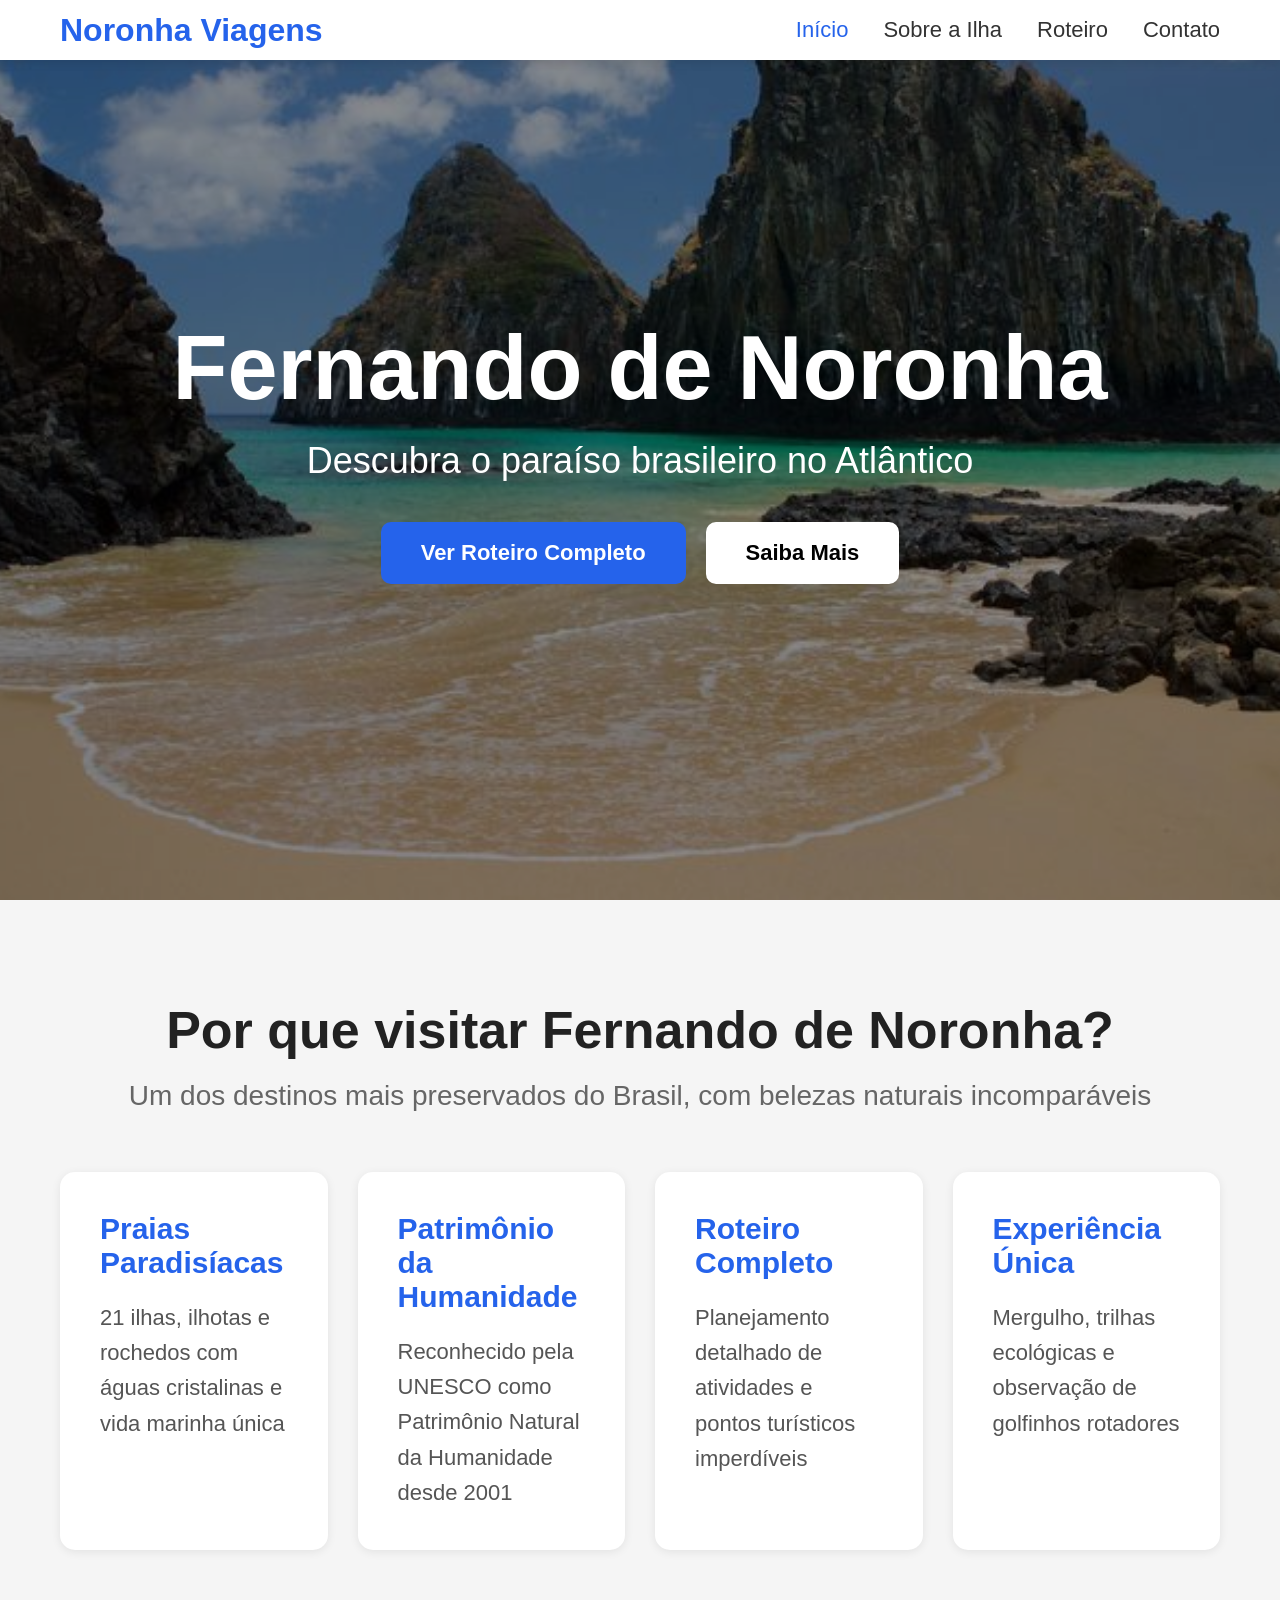
<file: PROJETO 10/index.html>
<!DOCTYPE html>
<html lang="pt-BR">

<head>
  <meta charset="UTF-8">
  <meta name="viewport" content="width=device-width, initial-scale=1.0">
  <title>Noronha Viagens</title>
  <link rel="stylesheet" href="css/style.css">
</head>

<body>

  <header>
    <div class="logo"> Noronha Viagens</div>

    <nav>
      <a href="index.html" class="active">Início</a>
      <a href="pages/sobre.html">Sobre a Ilha</a>
      <a href="pages/roteiro.html">Roteiro</a>
      <a href="pages/contato.html">Contato</a>
    </nav>
  </header>

  <section class="hero">
    <div class="overlay"></div>

    <div class="hero-content">
      <h1>Fernando de Noronha</h1>
      <p>Descubra o paraíso brasileiro no Atlântico</p>

      <div class="buttons">
        <a href="pages/roteiro.html" class="btn primary">Ver Roteiro Completo</a>
        <a href="pages/sobre.html" class="btn secondary">Saiba Mais</a>
      </div>
    </div>
  </section>

  <section class="benefits">
    <h2>Por que visitar Fernando de Noronha?</h2>
    <p class="subtitle">
      Um dos destinos mais preservados do Brasil, com belezas naturais incomparáveis
    </p>

    <div class="cards">

      <div class="card">
        <h3> Praias Paradisíacas</h3>
        <p>21 ilhas, ilhotas e rochedos com águas cristalinas e vida marinha única</p>
      </div>

      <div class="card">
        <h3>Patrimônio da Humanidade</h3>
        <p>Reconhecido pela UNESCO como Patrimônio Natural da Humanidade desde 2001</p>
      </div>

      <div class="card">
        <h3> Roteiro Completo</h3>
        <p>Planejamento detalhado de atividades e pontos turísticos imperdíveis</p>
      </div>

      <div class="card">
        <h3> Experiência Única</h3>
        <p>Mergulho, trilhas ecológicas e observação de golfinhos rotadores</p>
      </div>

    </div>
  </section>

</body>

</html>
</file>
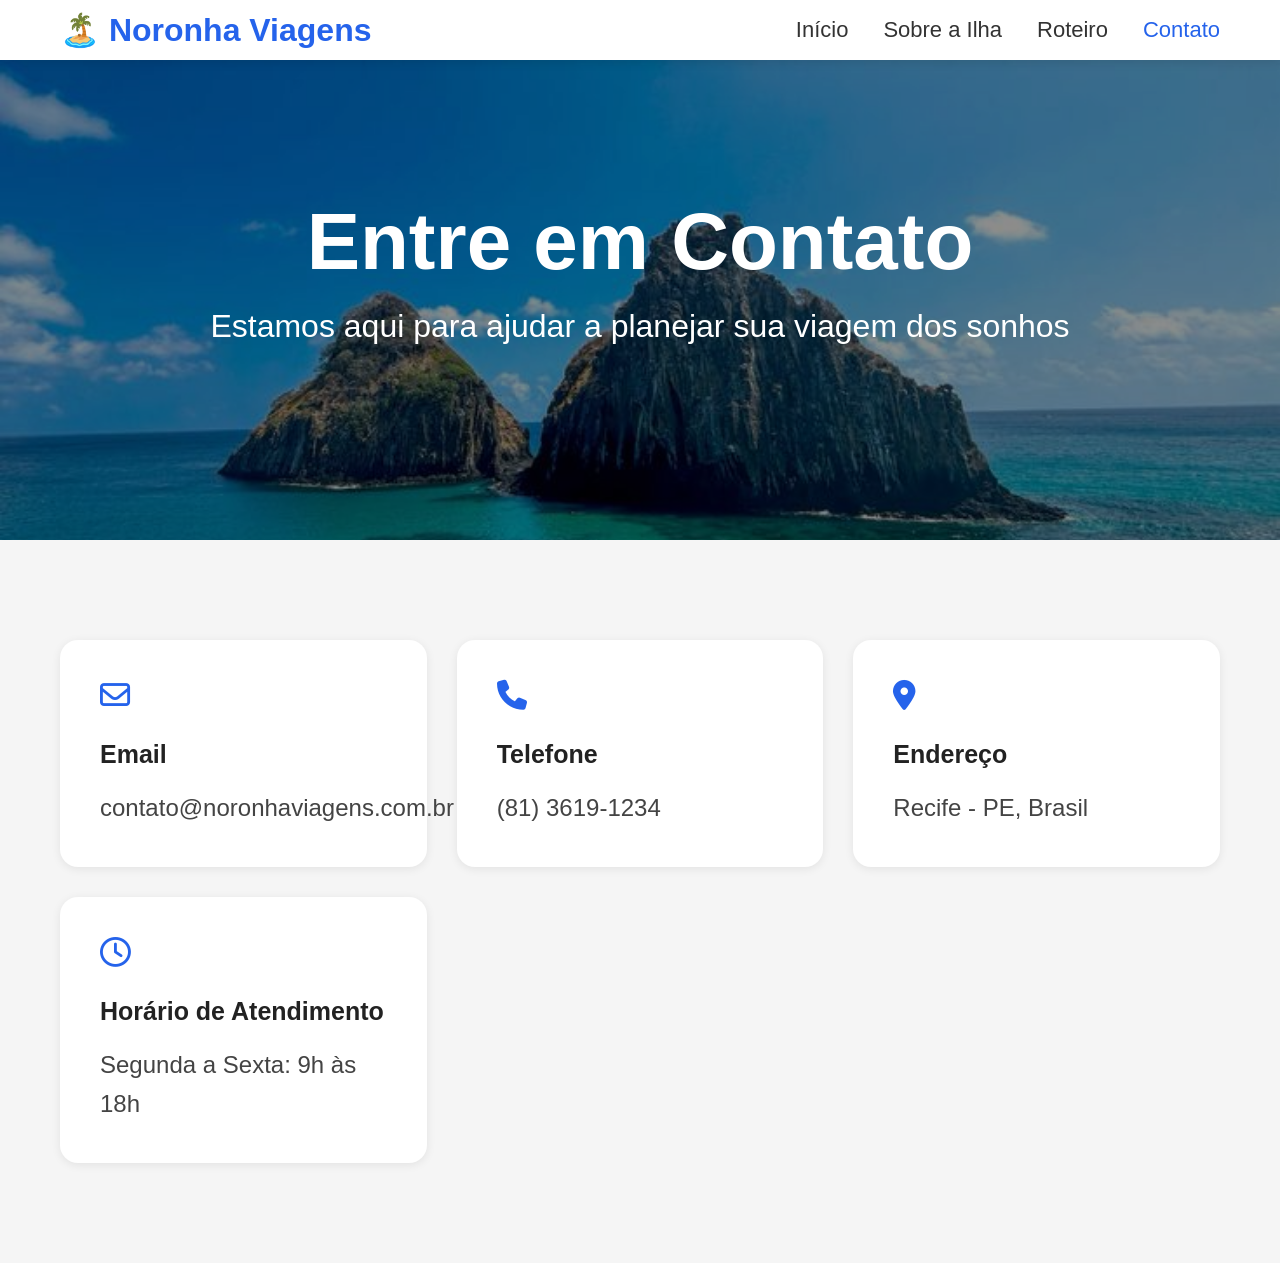
<file: PROJETO 10/pages/contato.html>
<!DOCTYPE html>
<html lang="pt-BR">

<head>
  <meta charset="UTF-8" />
  <meta name="viewport" content="width=device-width, initial-scale=1.0" />
  <title>Contato - Noronha Viagens</title>

  <link rel="stylesheet" href="../css/style.css" />

  <link rel="stylesheet" href="https://cdnjs.cloudflare.com/ajax/libs/font-awesome/6.5.1/css/all.min.css" />
</head>

<body>

  <!-- HEADER -->

  <header>
    <div class="logo">🏝️ Noronha Viagens</div>

    <nav>
      <a href="../index.html">Início</a>
      <a href="sobre.html">Sobre a Ilha</a>
      <a href="roteiro.html">Roteiro</a>
      <a href="contato.html" class="active">Contato</a>
    </nav>
  </header>

  <!-- HERO -->

  <section class="contato-hero">
    <div class="overlay"></div>

    <div class="contato-content">
      <h1>Entre em Contato</h1>
      <p>Estamos aqui para ajudar a planejar sua viagem dos sonhos</p>
    </div>
  </section>

  <!-- CARDS -->

  <section class="contato-cards">

    <div class="contato-card">
      <i class="fa-regular fa-envelope"></i>

      <h3>Email</h3>

      <p>contato@noronhaviagens.com.br</p>
    </div>

    <div class="contato-card">
      <i class="fa-solid fa-phone"></i>

      <h3>Telefone</h3>

      <p>(81) 3619-1234</p>
    </div>

    <div class="contato-card">
      <i class="fa-solid fa-location-dot"></i>

      <h3>Endereço</h3>

      <p>Recife - PE, Brasil</p>
    </div>

    <div class="contato-card">
      <i class="fa-regular fa-clock"></i>

      <h3>Horário de Atendimento</h3>

      <p>Segunda a Sexta: 9h às 18h</p>
    </div>

  </section>

</body>

</html>
</file>
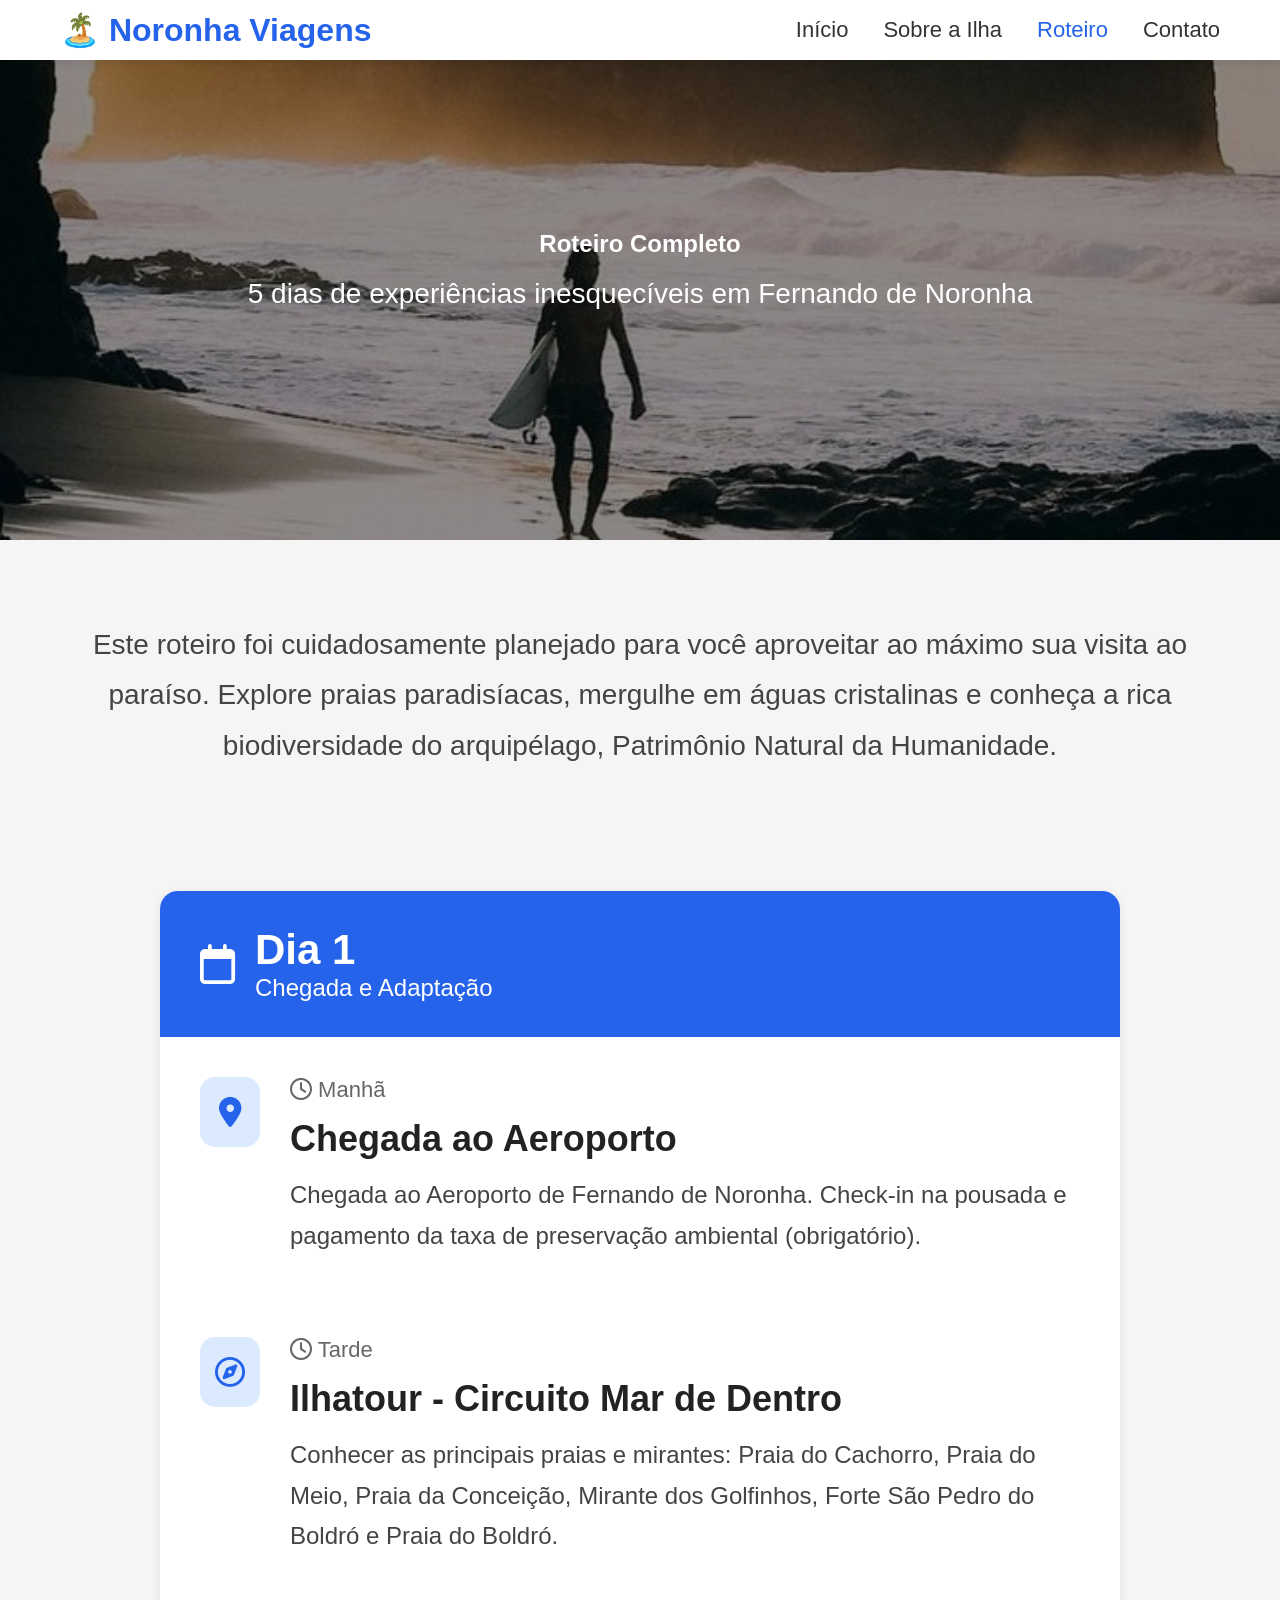
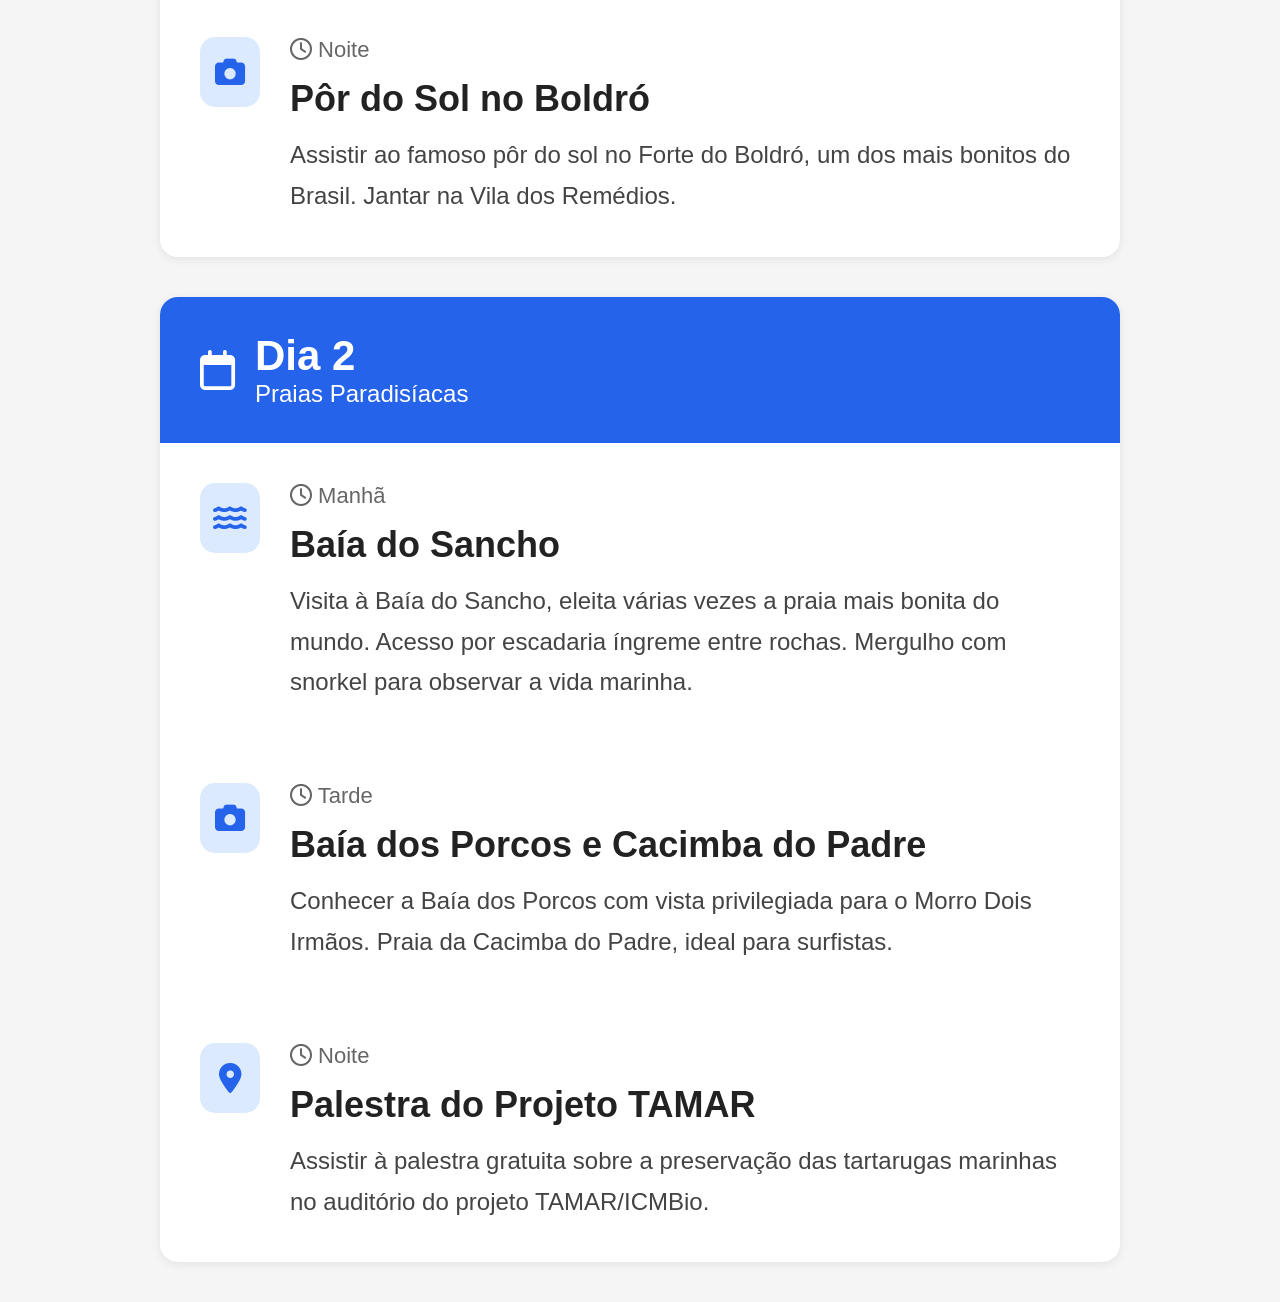
<file: PROJETO 10/pages/roteiro.html>
<!DOCTYPE html>
<html lang="pt-BR">

<head>
  <meta charset="UTF-8" />
  <meta name="viewport" content="width=device-width, initial-scale=1.0" />
  <title>Roteiro - Noronha Viagens</title>

  <link rel="stylesheet" href="../css/style.css" />

  <link rel="stylesheet" href="https://cdnjs.cloudflare.com/ajax/libs/font-awesome/6.5.1/css/all.min.css" />
</head>

<body>

  <!-- HEADER -->

  <header>
    <div class="logo">🏝️ Noronha Viagens</div>

    <nav>
      <a href="../index.html">Início</a>
      <a href="sobre.html">Sobre a Ilha</a>
      <a href="roteiro.html" class="active">Roteiro</a>
      <a href="contato.html">Contato</a>
    </nav>
  </header>

  <!-- HERO -->

  <section class="roteiro-hero">
    <div class="overlay"></div>

    <div class="roteiro-hero-content">
      <h1>Roteiro Completo</h1>
      <p>5 dias de experiências inesquecíveis em Fernando de Noronha</p>
    </div>
  </section>

  <!-- INTRO -->

  <section class="roteiro-intro">
    <p>
      Este roteiro foi cuidadosamente planejado para você aproveitar ao máximo
      sua visita ao paraíso. Explore praias paradisíacas, mergulhe em águas
      cristalinas e conheça a rica biodiversidade do arquipélago, Patrimônio
      Natural da Humanidade.
    </p>
  </section>

  <!-- DIA 1 -->

  <section class="dia-card">

    <div class="dia-topo">
      <i class="fa-regular fa-calendar"></i>

      <div>
        <h2>Dia 1</h2>
        <span>Chegada e Adaptação</span>
      </div>
    </div>

    <div class="atividade">

      <div class="icone-box">
        <i class="fa-solid fa-location-dot"></i>
      </div>

      <div class="atividade-texto">
        <span><i class="fa-regular fa-clock"></i> Manhã</span>

        <h3>Chegada ao Aeroporto</h3>

        <p>
          Chegada ao Aeroporto de Fernando de Noronha. Check-in na pousada e
          pagamento da taxa de preservação ambiental (obrigatório).
        </p>
      </div>

    </div>

    <div class="atividade">

      <div class="icone-box">
        <i class="fa-regular fa-compass"></i>
      </div>

      <div class="atividade-texto">
        <span><i class="fa-regular fa-clock"></i> Tarde</span>

        <h3>Ilhatour - Circuito Mar de Dentro</h3>

        <p>
          Conhecer as principais praias e mirantes: Praia do Cachorro, Praia do
          Meio, Praia da Conceição, Mirante dos Golfinhos, Forte São Pedro do
          Boldró e Praia do Boldró.
        </p>
      </div>

    </div>

    <div class="atividade">

      <div class="icone-box">
        <i class="fa-solid fa-camera"></i>
      </div>

      <div class="atividade-texto">
        <span><i class="fa-regular fa-clock"></i> Noite</span>

        <h3>Pôr do Sol no Boldró</h3>

        <p>
          Assistir ao famoso pôr do sol no Forte do Boldró, um dos mais bonitos
          do Brasil. Jantar na Vila dos Remédios.
        </p>
      </div>

    </div>

  </section>

  <!-- DIA 2 -->

  <section class="dia-card">

    <div class="dia-topo">
      <i class="fa-regular fa-calendar"></i>

      <div>
        <h2>Dia 2</h2>
        <span>Praias Paradisíacas</span>
      </div>
    </div>

    <div class="atividade">

      <div class="icone-box">
        <i class="fa-solid fa-water"></i>
      </div>

      <div class="atividade-texto">
        <span><i class="fa-regular fa-clock"></i> Manhã</span>

        <h3>Baía do Sancho</h3>

        <p>
          Visita à Baía do Sancho, eleita várias vezes a praia mais bonita do
          mundo. Acesso por escadaria íngreme entre rochas. Mergulho com snorkel
          para observar a vida marinha.
        </p>
      </div>

    </div>

    <div class="atividade">

      <div class="icone-box">
        <i class="fa-solid fa-camera"></i>
      </div>

      <div class="atividade-texto">
        <span><i class="fa-regular fa-clock"></i> Tarde</span>

        <h3>Baía dos Porcos e Cacimba do Padre</h3>

        <p>
          Conhecer a Baía dos Porcos com vista privilegiada para o Morro Dois
          Irmãos. Praia da Cacimba do Padre, ideal para surfistas.
        </p>
      </div>

    </div>

    <div class="atividade">

      <div class="icone-box">
        <i class="fa-solid fa-location-dot"></i>
      </div>

      <div class="atividade-texto">
        <span><i class="fa-regular fa-clock"></i> Noite</span>

        <h3>Palestra do Projeto TAMAR</h3>

        <p>
          Assistir à palestra gratuita sobre a preservação das tartarugas
          marinhas no auditório do projeto TAMAR/ICMBio.
        </p>
      </div>

    </div>

  </section>

</body>

</html>
</file>
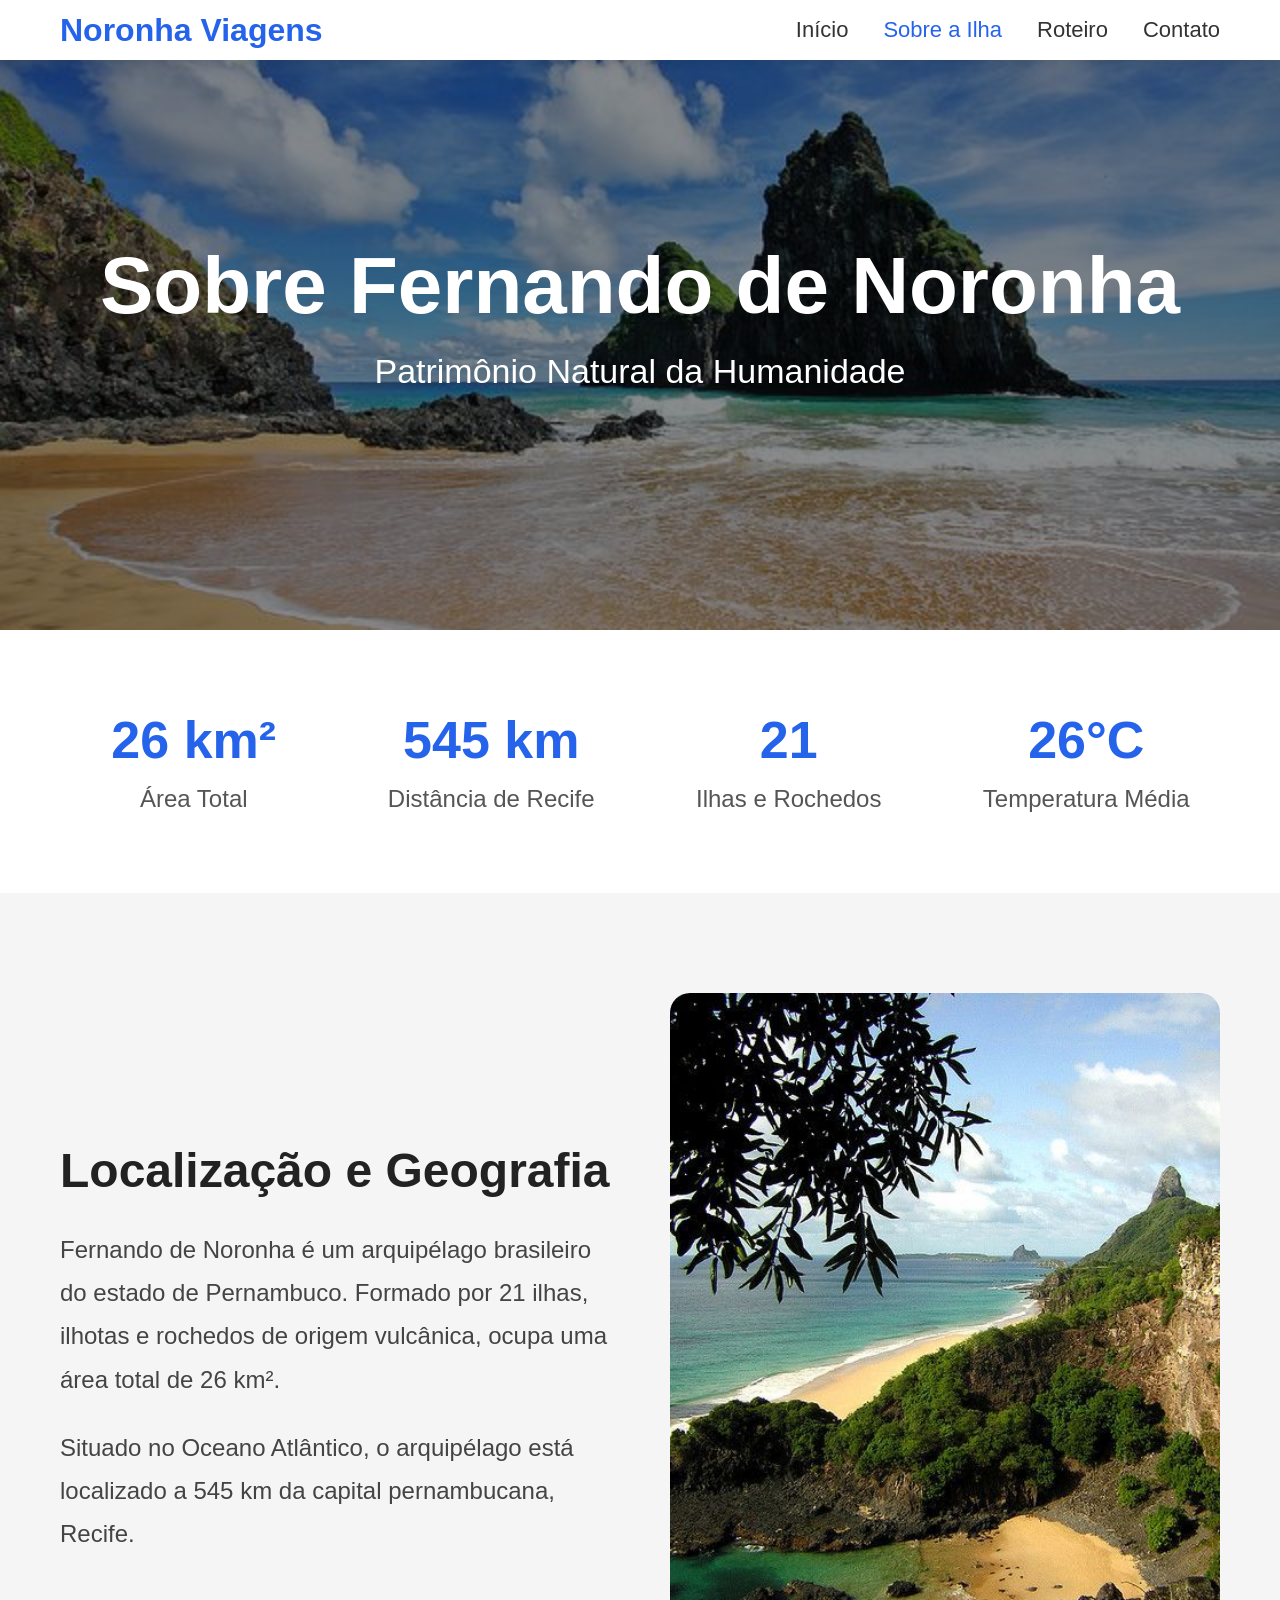
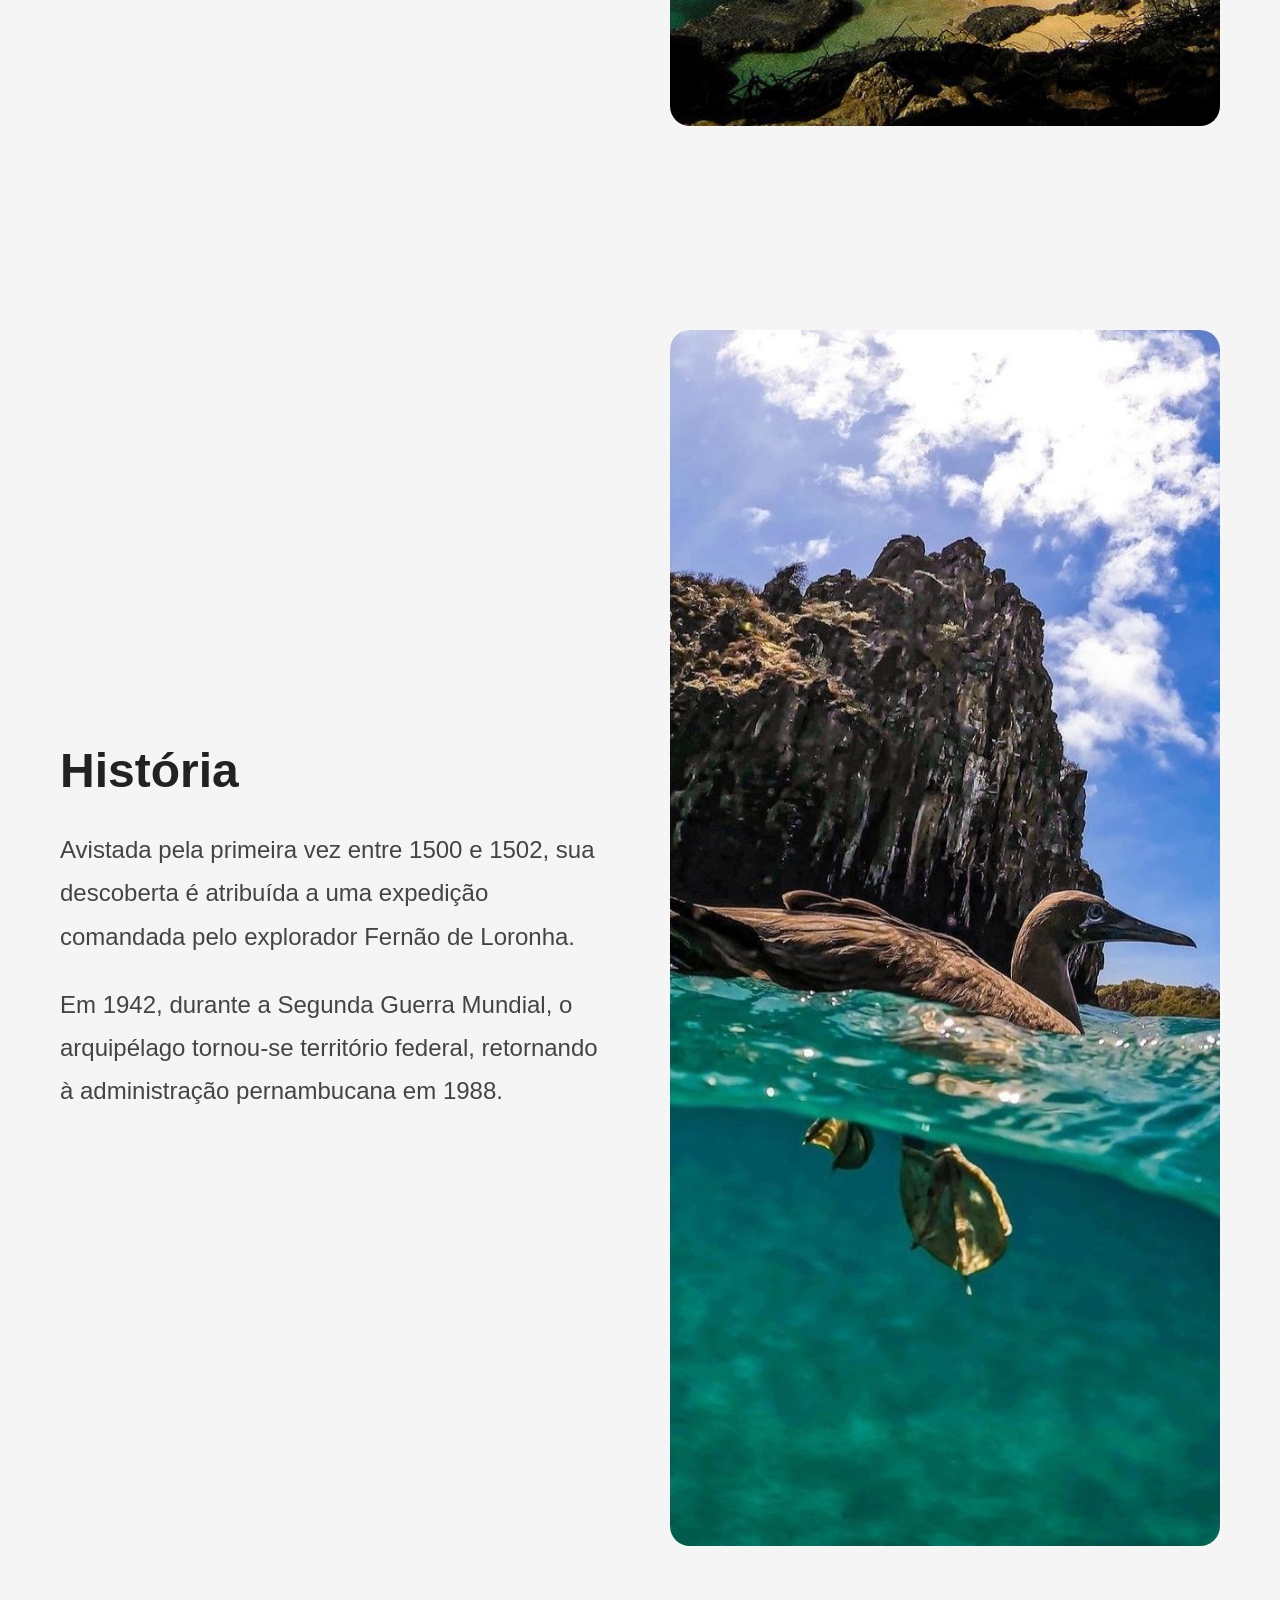
<file: PROJETO 10/pages/sobre.html>
<!DOCTYPE html>
<html lang="pt-BR">

<head>
  <meta charset="UTF-8">
  <meta name="viewport" content="width=device-width, initial-scale=1.0">
  <title>Sobre a Ilha</title>
  <link rel="stylesheet" href="../css/style.css">
</head>

<body>

  <header>
    <div class="logo"> Noronha Viagens</div>

    <nav>
      <a href="../index.html">Início</a>
      <a href="sobre.html" class="active">Sobre a Ilha</a>
      <a href="roteiro.html">Roteiro</a>
      <a href="contato.html">Contato</a>
    </nav>
  </header>

  <section class="banner">
    <div class="overlay"></div>

    <div class="banner-content">
      <h1>Sobre Fernando de Noronha</h1>
      <p>Patrimônio Natural da Humanidade</p>
    </div>
  </section>

  <section class="stats">

    <div class="stat-box">
      <h2>26 km²</h2>
      <p>Área Total</p>
    </div>

    <div class="stat-box">
      <h2>545 km</h2>
      <p>Distância de Recife</p>
    </div>

    <div class="stat-box">
      <h2>21</h2>
      <p>Ilhas e Rochedos</p>
    </div>

    <div class="stat-box">
      <h2>26°C</h2>
      <p>Temperatura Média</p>
    </div>

  </section>

  <section class="content-section">

    <div class="text">
      <h2> Localização e Geografia</h2>

      <p>
        Fernando de Noronha é um arquipélago brasileiro do estado de Pernambuco.
        Formado por 21 ilhas, ilhotas e rochedos de origem vulcânica,
        ocupa uma área total de 26 km².
      </p>

      <p>
        Situado no Oceano Atlântico, o arquipélago está localizado
        a 545 km da capital pernambucana, Recife.
      </p>
    </div>

    <div class="image">
      <img src="../asset/praia.jpg" alt="">
    </div>

  </section>

  <section class="content-section reverse">

    <div class="image">
      <img src="../asset/historia.jpg" alt="">
    </div>

    <div class="text">
      <h2> História</h2>

      <p>
        Avistada pela primeira vez entre 1500 e 1502, sua descoberta é atribuída
        a uma expedição comandada pelo explorador Fernão de Loronha.
      </p>

      <p>
        Em 1942, durante a Segunda Guerra Mundial, o arquipélago tornou-se território federal,
        retornando à administração pernambucana em 1988.
      </p>
    </div>

  </section>

</body>

</html>
</file>
<file: PROJETO 10/css/style.css>
* {
  margin: 0;
  padding: 0;
  box-sizing: border-box;
  font-family: Arial, Helvetica, sans-serif;
}

body {
  background: #f5f5f5;
  color: #222;
}

/* HEADER */

header {
  width: 100%;
  height: 60px;
  background: #fff;

  display: flex;
  justify-content: space-between;
  align-items: center;

  padding: 0 60px;

  position: fixed;
  top: 0;
  left: 0;

  z-index: 1000;

  box-shadow: 0 2px 10px rgba(0, 0, 0, 0.1);
}

.logo {
  font-size: 32px;
  font-weight: bold;
  color: #2563eb;
}

nav {
  display: flex;
  gap: 35px;
}

nav a {
  text-decoration: none;
  color: #333;
  font-size: 22px;
  transition: 0.3s;
}

nav a:hover,
nav a.active {
  color: #2563eb;
}

/* pagina incial topo */

.hero {
  width: 100%;
  height: 100vh;

  background: url('../asset/hero.jpg') center/cover no-repeat;

  position: relative;

  display: flex;
  justify-content: center;
  align-items: center;

  text-align: center;
}

.overlay {
  width: 100%;
  height: 100%;
  background: rgba(0, 0, 0, 0.45);

  position: absolute;
  top: 0;
  left: 0;
}

.hero-content {
  position: relative;
  z-index: 2;
  color: #fff;
}

.hero-content h1 {
  font-size: 90px;
  margin-bottom: 20px;
}

.hero-content p {
  font-size: 36px;
  margin-bottom: 40px;
}

.buttons {
  display: flex;
  justify-content: center;
  gap: 20px;
}

.btn {
  padding: 18px 40px;
  border-radius: 10px;
  text-decoration: none;
  font-size: 22px;
  font-weight: bold;
}

.primary {
  background: #2563eb;
  color: #fff;
}

.secondary {
  background: #fff;
  color: #000;
}

/* BENEFITS */

.benefits {
  padding: 100px 60px;
  text-align: center;
}

.benefits h2 {
  font-size: 52px;
  margin-bottom: 20px;
}

.subtitle {
  font-size: 28px;
  color: #666;
  margin-bottom: 60px;
}

.cards {
  display: grid;
  grid-template-columns: repeat(auto-fit, minmax(250px, 1fr));
  gap: 30px;
}

.card {
  background: #fff;
  padding: 40px;
  border-radius: 15px;

  text-align: left;

  box-shadow: 0 2px 10px rgba(0, 0, 0, 0.08);
}

.card h3 {
  margin-bottom: 20px;
  font-size: 30px;
  color: #2563eb;
}

.card p {
  font-size: 22px;
  line-height: 1.6;
  color: #555;
}

/* SOBRE */

.banner {
  width: 100%;
  height: 70vh;

  background: url('../asset/sobre-banner.jpg') center/cover no-repeat;

  position: relative;

  display: flex;
  justify-content: center;
  align-items: center;

  text-align: center;
}

.banner-content {
  position: relative;
  z-index: 2;
  color: #fff;
}

.banner-content h1 {
  font-size: 80px;
  margin-bottom: 20px;
}

.banner-content p {
  font-size: 34px;
}

/* STATS */

.stats {
  display: grid;
  grid-template-columns: repeat(auto-fit, minmax(200px, 1fr));

  gap: 30px;

  padding: 80px 60px;

  background: #fff;
}

.stat-box {
  text-align: center;
}

.stat-box h2 {
  color: #2563eb;
  font-size: 52px;
  margin-bottom: 15px;
}

.stat-box p {
  font-size: 24px;
  color: #555;
}

/* CONTENT */

.content-section {
  display: flex;
  align-items: center;
  gap: 60px;

  padding: 100px 60px;
}

.content-section.reverse {
  flex-direction: row-reverse;
}

.text {
  flex: 1;
}

.text h2 {
  font-size: 48px;
  margin-bottom: 30px;
}

.text p {
  font-size: 24px;
  line-height: 1.8;
  color: #444;
  margin-bottom: 25px;
}

.image {
  flex: 1;
}

.image img {
  width: 100%;
  border-radius: 20px;
}

/* ROTEIRO */

.roteiro-hero {
  width: 100%;
  height: 60vh;

  background: url('../asset/roteiro-banner.jpg') center/cover no-repeat;

  position: relative;

  display: flex;
  justify-content: center;
  align-items: center;

  text-align: center;
}

.roteiro-hero-content {
  position: relative;
  z-index: 2;
  color: #fff;
}

.roteiro-hero-content h1 {
  font-size: 60 px;
  margin-bottom: 20px;
}

.roteiro-hero-content p {
  font-size: 28px;
}

.roteiro-intro {
  padding: 80px 60px;
  text-align: center;
}

.roteiro-intro p {
  max-width: 1100px;
  margin: auto;

  font-size: 28px;
  line-height: 1.8;
  color: #444;
}

.dia-card {
  width: 75%;

  margin: 40px auto;

  background: #fff;

  border-radius: 18px;

  overflow: hidden;

  box-shadow: 0 2px 10px rgba(0, 0, 0, 0.08);
}

.dia-topo {
  background: #2563eb;
  color: #fff;

  padding: 35px 40px;

  display: flex;
  align-items: center;
  gap: 20px;
}

.dia-topo i {
  font-size: 40px;
}

.dia-topo h2 {
  font-size: 42px;
}

.dia-topo span {
  font-size: 24px;
}

.atividade {
  display: flex;
  gap: 30px;

  padding: 40px;
}

.icone-box {
  width: 60px;
  height: 70px;

  background: #dbeafe;

  border-radius: 15px;

  display: flex;
  justify-content: center;
  align-items: center;

  flex-shrink: 0;
}

.icone-box i {
  color: #2563eb;
  font-size: 30px;
}

.atividade-texto span {
  color: #666;
  font-size: 22px;
}

.atividade-texto h3 {
  font-size: 36px;
  margin: 15px 0;
}

.atividade-texto p {
  font-size: 24px;
  line-height: 1.7;
  color: #444;
}

/* CONTATO */

.contato-hero {
  width: 100%;
  height: 60vh;

  background: url('../asset/contato-banner.jpg') center/cover no-repeat;

  position: relative;

  display: flex;
  justify-content: center;
  align-items: center;

  text-align: center;
}

.contato-content {
  position: relative;
  z-index: 2;
  color: #fff;
}

.contato-content h1 {
  font-size: 80px;
  margin-bottom: 20px;
}

.contato-content p {
  font-size: 32px;
}

.contato-cards {
  padding: 100px 60px;

  display: grid;
  grid-template-columns: repeat(auto-fit, minmax(300px, 1fr));

  gap: 30px;
}

.contato-card {
  background: #fff;

  padding: 40px;

  border-radius: 18px;

  box-shadow: 0 2px 10px rgba(0, 0, 0, 0.08);
}

.contato-card i {
  color: #2563eb;
  font-size: 30px;

  margin-bottom: 30px;
}

.contato-card h3 {
  font-size: 25px;
  margin-bottom: 20px;
}

.contato-card p {
  font-size: 24px;
  color: #444;
  line-height: 1.6;
}
</file>
